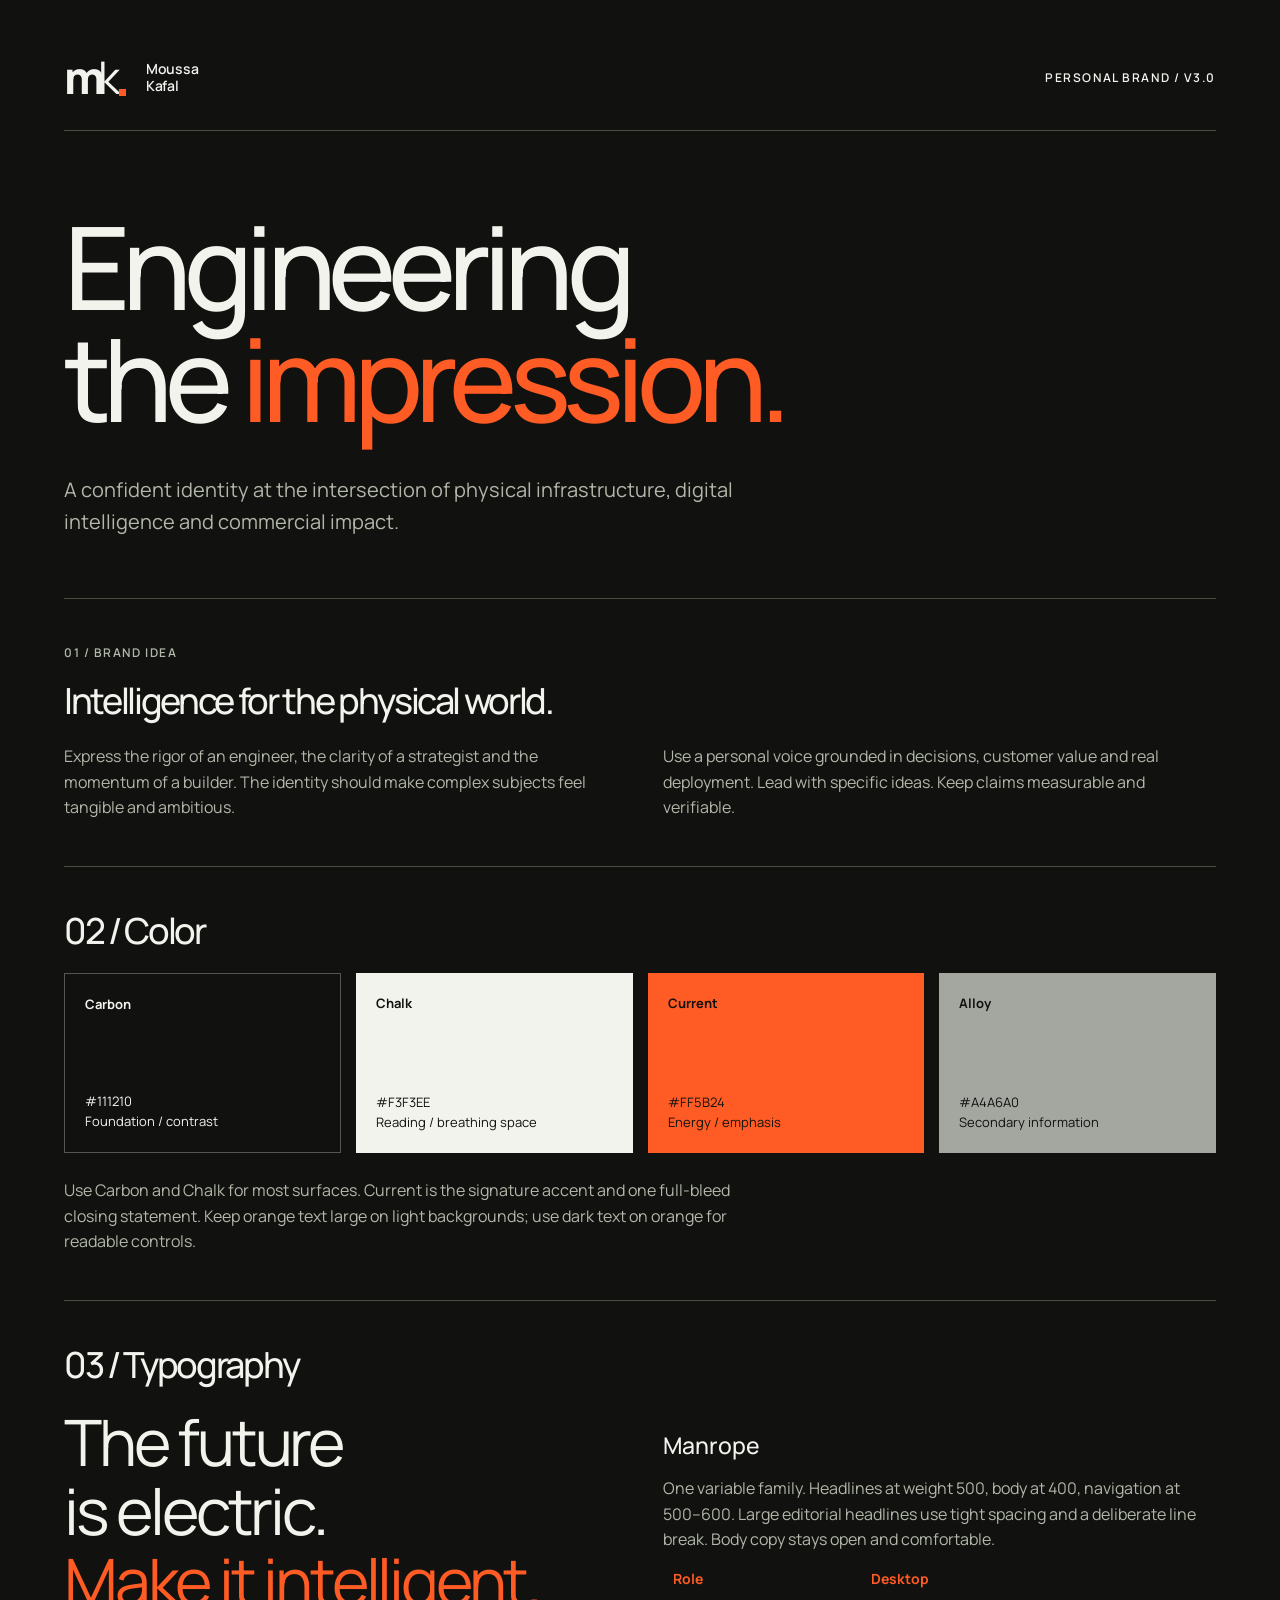
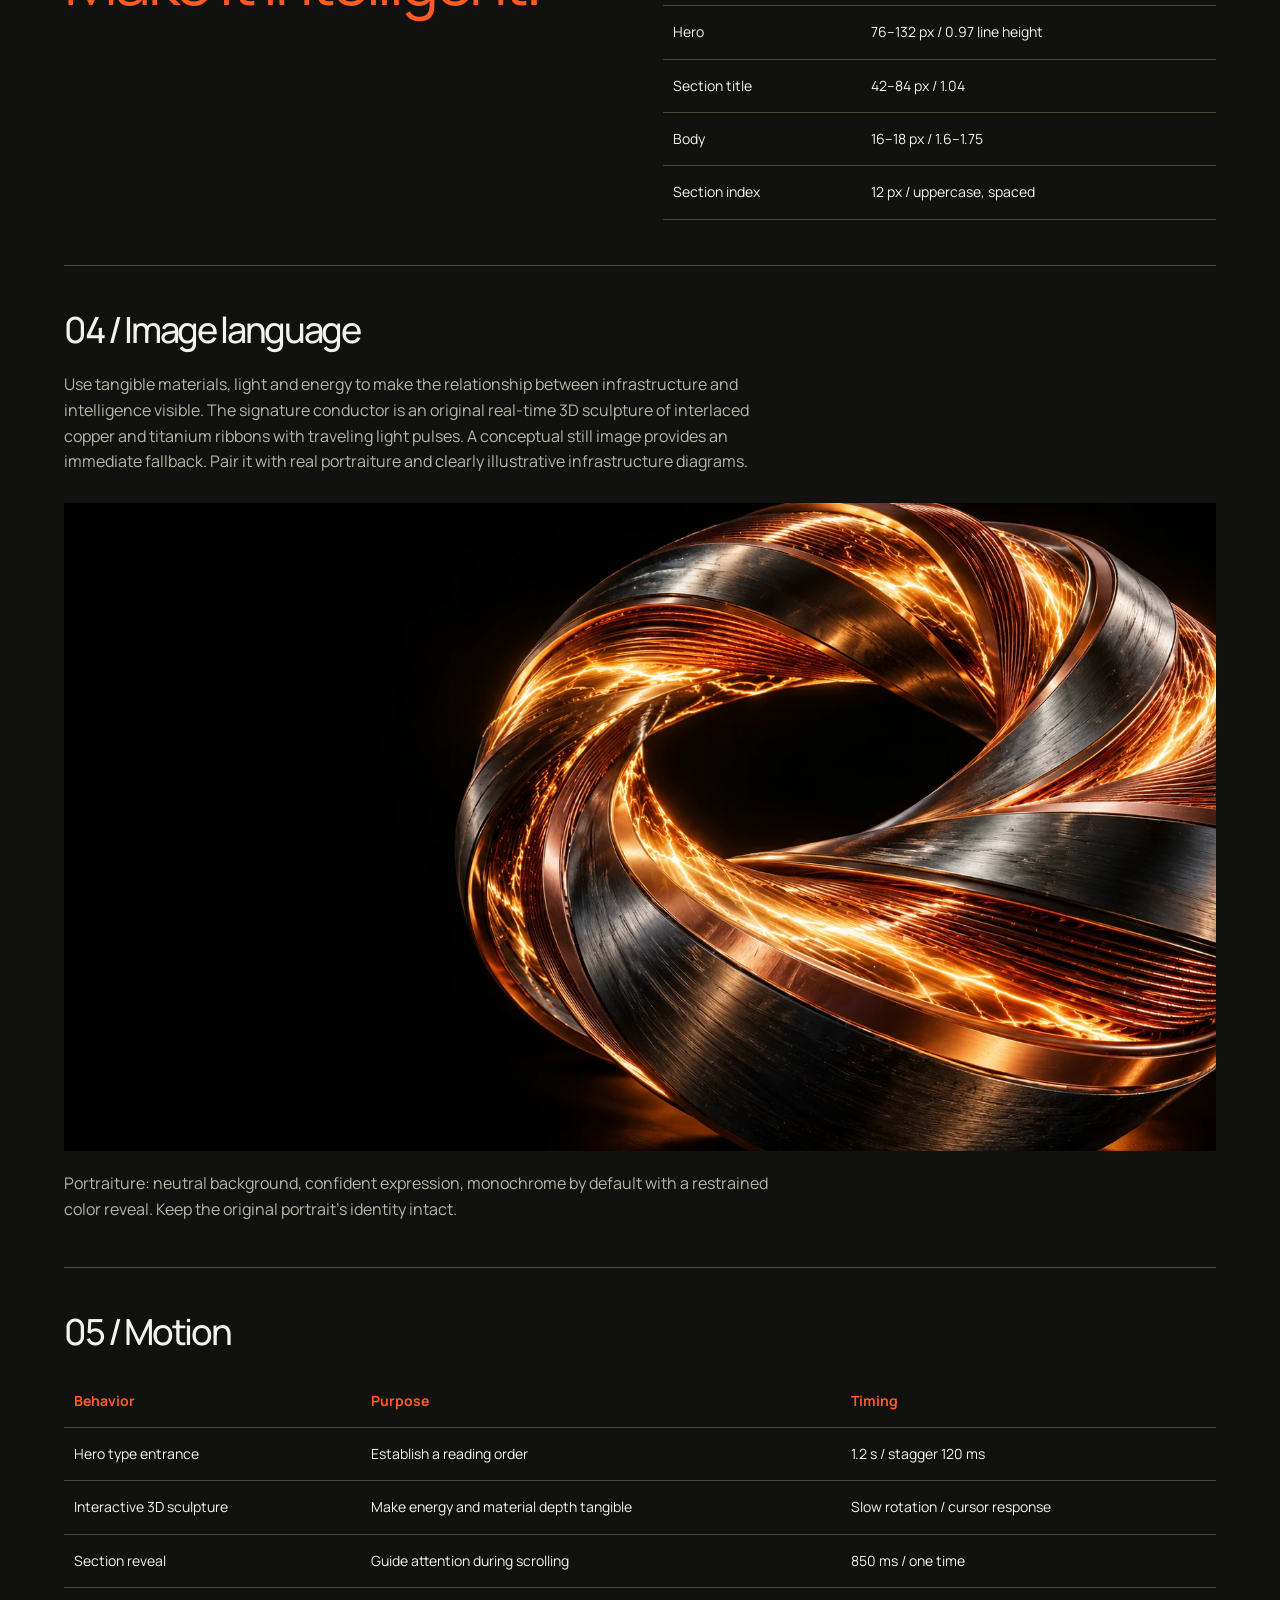
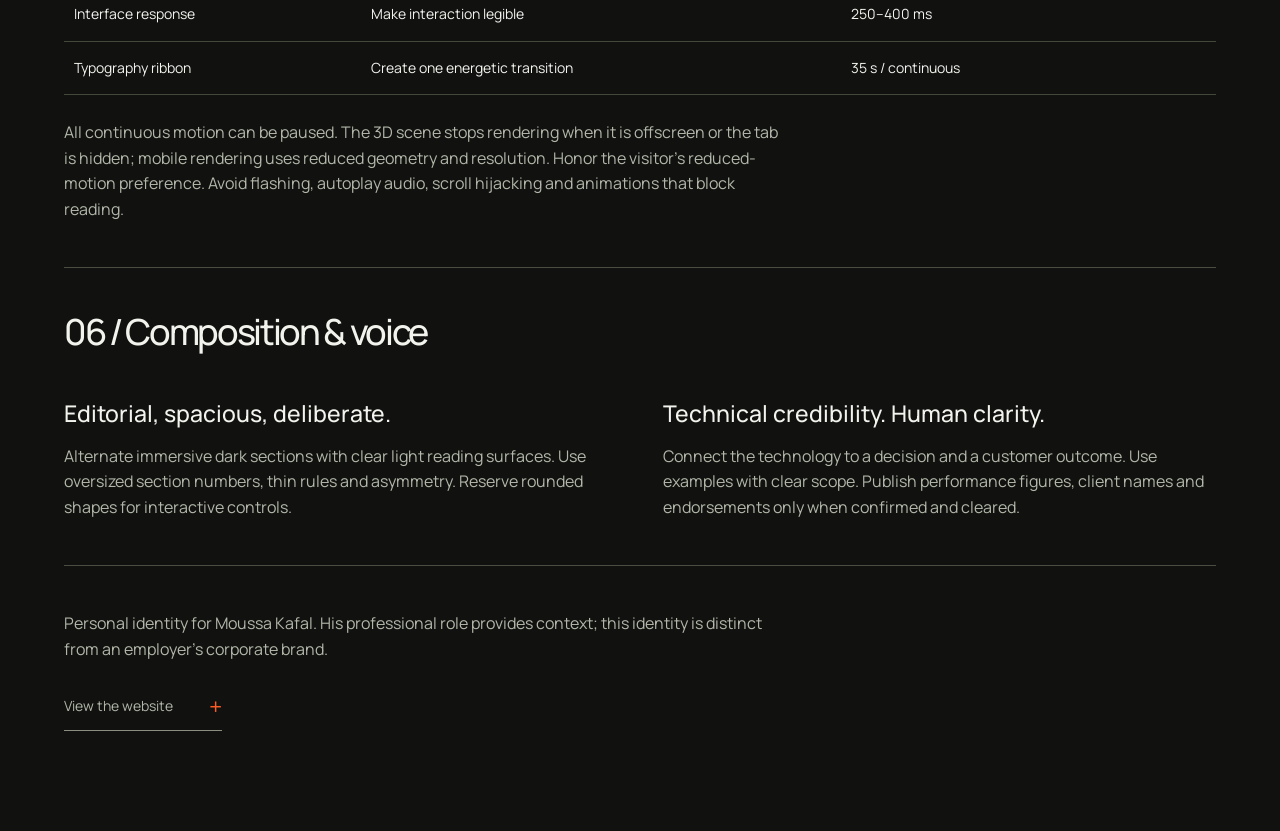
<file: brand-guide.html>
<!doctype html><html lang="en"><head><meta charset="utf-8"><meta name="viewport" content="width=device-width,initial-scale=1"><title>Moussa Kafal — Brand System</title><link rel="icon" href="assets/favicon.svg"><link rel="stylesheet" href="style.css"><style>.guide{max-width:1300px;margin:auto;padding:55px var(--pad)}.guide header{display:flex;justify-content:space-between;align-items:center;border-bottom:1px solid #494d42;padding-bottom:30px}.guide h1{font-size:clamp(60px,9vw,130px);margin:80px 0 40px}.guide h2{font-size:36px;margin-bottom:24px}.guide h3{font-size:23px;margin:20px 0 12px}.guide section{border-top:1px solid #494d42;padding:45px 0}.guide p{max-width:720px;color:#b2b7a9}.swatches{display:grid;grid-template-columns:repeat(4,1fr);gap:15px}.swatch{height:180px;display:flex;flex-direction:column;justify-content:space-between;padding:20px;font-size:13px}.guide-grid{display:grid;grid-template-columns:1fr 1fr;gap:45px}.guide .sample{font-size:clamp(32px,5vw,65px);line-height:1.08;letter-spacing:-.05em;color:var(--paper)}.guide table{border-collapse:collapse;width:100%;font-size:14px}.guide td,.guide th{border-bottom:1px solid #42483a;text-align:left;padding:15px 10px}.guide th{color:var(--orange)}.guide img{margin-top:28px;width:100%}.guide .intro{background:transparent;padding:0 0 60px}.guide .intro p{font-size:20px}@media(max-width:650px){.swatches{grid-template-columns:1fr 1fr}.guide-grid{grid-template-columns:1fr}.guide h1{margin-top:55px}.guide header{font-size:12px}.guide td,.guide th{font-size:12px;padding:12px 5px}}</style></head><body><main class="guide"><header><a class="brand" href="index.html"><span class="monogram">m<span>k</span><i></i></span><span class="brand-name">Moussa<br>Kafal</span></a><span class="eyebrow">PERSONAL BRAND / V3.0</span></header><div class="intro"><h1>Engineering<br>the <em>impression.</em></h1><p>A confident identity at the intersection of physical infrastructure, digital intelligence and commercial impact.</p></div><section><p class="eyebrow accent">01 / BRAND IDEA</p><h2 style="margin-top:20px">Intelligence for the physical world.</h2><div class="guide-grid"><p>Express the rigor of an engineer, the clarity of a strategist and the momentum of a builder. The identity should make complex subjects feel tangible and ambitious.</p><p>Use a personal voice grounded in decisions, customer value and real deployment. Lead with specific ideas. Keep claims measurable and verifiable.</p></div></section><section><h2>02 / Color</h2><div class="swatches"><div class="swatch" style="background:#111210;border:1px solid #555"><b>Carbon</b><span>#111210<br>Foundation / contrast</span></div><div class="swatch" style="background:#f3f3ee;color:#111210"><b>Chalk</b><span>#F3F3EE<br>Reading / breathing space</span></div><div class="swatch" style="background:#ff5b24;color:#111210"><b>Current</b><span>#FF5B24<br>Energy / emphasis</span></div><div class="swatch" style="background:#a4a6a0;color:#111210"><b>Alloy</b><span>#A4A6A0<br>Secondary information</span></div></div><p style="margin-top:25px">Use Carbon and Chalk for most surfaces. Current is the signature accent and one full-bleed closing statement. Keep orange text large on light backgrounds; use dark text on orange for readable controls.</p></section><section><h2>03 / Typography</h2><div class="guide-grid"><div><p class="sample">The future<br>is electric.<br><em>Make it intelligent.</em></p></div><div><h3>Manrope</h3><p>One variable family. Headlines at weight 500, body at 400, navigation at 500–600. Large editorial headlines use tight spacing and a deliberate line break. Body copy stays open and comfortable.</p><table><tr><th>Role</th><th>Desktop</th></tr><tr><td>Hero</td><td>76–132 px / 0.97 line height</td></tr><tr><td>Section title</td><td>42–84 px / 1.04</td></tr><tr><td>Body</td><td>16–18 px / 1.6–1.75</td></tr><tr><td>Section index</td><td>12 px / uppercase, spaced</td></tr></table></div></div></section><section><h2>04 / Image language</h2><p>Use tangible materials, light and energy to make the relationship between infrastructure and intelligence visible. The signature conductor is an original real-time 3D sculpture of interlaced copper and titanium ribbons with traveling light pulses. A conceptual still image provides an immediate fallback. Pair it with real portraiture and clearly illustrative infrastructure diagrams.</p><img src="assets/energy-sculpture.webp" alt="Signature titanium and copper conductor sculpture"><p style="margin-top:20px">Portraiture: neutral background, confident expression, monochrome by default with a restrained color reveal. Keep the original portrait’s identity intact.</p></section><section><h2>05 / Motion</h2><table><tr><th>Behavior</th><th>Purpose</th><th>Timing</th></tr><tr><td>Hero type entrance</td><td>Establish a reading order</td><td>1.2 s / stagger 120 ms</td></tr><tr><td>Interactive 3D sculpture</td><td>Make energy and material depth tangible</td><td>Slow rotation / cursor response</td></tr><tr><td>Section reveal</td><td>Guide attention during scrolling</td><td>850 ms / one time</td></tr><tr><td>Interface response</td><td>Make interaction legible</td><td>250–400 ms</td></tr><tr><td>Typography ribbon</td><td>Create one energetic transition</td><td>35 s / continuous</td></tr></table><p style="margin-top:25px">All continuous motion can be paused. The 3D scene stops rendering when it is offscreen or the tab is hidden; mobile rendering uses reduced geometry and resolution. Honor the visitor’s reduced-motion preference. Avoid flashing, autoplay audio, scroll hijacking and animations that block reading.</p></section><section><h2>06 / Composition & voice</h2><div class="guide-grid"><div><h3>Editorial, spacious, deliberate.</h3><p>Alternate immersive dark sections with clear light reading surfaces. Use oversized section numbers, thin rules and asymmetry. Reserve rounded shapes for interactive controls.</p></div><div><h3>Technical credibility. Human clarity.</h3><p>Connect the technology to a decision and a customer outcome. Use examples with clear scope. Publish performance figures, client names and endorsements only when confirmed and cleared.</p></div></div></section><section><p>Personal identity for Moussa Kafal. His professional role provides context; this identity is distinct from an employer’s corporate brand.</p><p style="margin-top:25px"><a href="index.html" class="text-link">View the website <span>+</span></a></p></section></main></body></html>
</file>
<file: style.css>
@font-face{font-family:Manrope;src:url('assets/manrope.woff2') format('woff2');font-style:normal;font-weight:200 800;font-display:swap}
:root{--ink:#111210;--paper:#f3f3ee;--orange:#ff5b24;--gray:#a4a6a0;--line:rgba(255,255,255,.18);--pad:clamp(24px,5vw,88px);--font:Manrope,Arial,Helvetica,sans-serif}
*{box-sizing:border-box}html{scroll-behavior:smooth;scroll-padding-top:88px}body{margin:0;background:var(--ink);color:var(--paper);font-family:var(--font);font-size:16px;line-height:1.6;-webkit-font-smoothing:antialiased}::selection{background:var(--orange);color:var(--ink)}a{color:inherit;text-decoration:none}button{font:inherit;color:inherit;cursor:pointer}button,a,summary{-webkit-tap-highlight-color:transparent}button{border:0}button:focus-visible,a:focus-visible,summary:focus-visible{outline:3px solid var(--orange);outline-offset:7px}img{display:block;max-width:100%}h1,h2,h3,h4,p{margin:0}h1,h2,h3{font-weight:500}h2{font-size:clamp(42px,5.3vw,84px);line-height:1.04;letter-spacing:-.065em}em{font-style:normal;color:var(--orange)}.accent{color:var(--orange)}.eyebrow,.section-label{font-size:12px;font-weight:600;letter-spacing:.13em;line-height:1.5}.section-label{display:flex;align-items:center;justify-content:space-between;gap:20px;margin-bottom:74px}.section-label>span:first-child{display:flex;align-items:center;gap:12px}.section-label>span:first-child:before{content:'';width:6px;height:6px;background:var(--orange)}.section-label>span:last-child{opacity:.6}.section-light{color:var(--ink);background:var(--paper)}.section-dark{color:var(--paper);background:var(--ink)}.skip{position:fixed;left:16px;top:-100px;z-index:100;background:var(--orange);padding:12px;color:#000}.skip:focus{top:12px}.scroll-progress{position:fixed;left:0;top:0;width:0;height:3px;background:var(--orange);z-index:101}.header{height:100px;padding:0 var(--pad);display:flex;justify-content:space-between;align-items:center;position:absolute;top:0;left:0;right:0;z-index:30;border-bottom:1px solid rgba(255,255,255,.12)}.brand{display:flex;gap:20px;align-items:center;line-height:1}.monogram{font-size:45px;letter-spacing:-7px;font-weight:800;position:relative;display:inline-flex;padding-right:13px}.monogram span{font-weight:400}.monogram i{height:7px;width:7px;position:absolute;right:0;bottom:4px;background:var(--orange)}.brand-name{font-size:14px;line-height:1.2;font-weight:600;letter-spacing:-.02em}.desktop-nav{display:flex;gap:32px;font-size:14px}.desktop-nav a{position:relative}.desktop-nav a:after{content:'';position:absolute;bottom:-8px;left:0;width:0;height:1px;background:var(--orange);transition:width .3s}.desktop-nav a:hover:after{width:100%}.header-actions{display:flex;gap:20px;align-items:center}.small-cta{border:1px solid rgba(255,255,255,.4);border-radius:40px;padding:11px 24px;font-size:14px;transition:.25s}.small-cta:hover{background:var(--paper);color:var(--ink)}.menu-toggle{display:none;background:transparent;padding:12px}.menu-toggle span{width:24px;height:1px;background:var(--paper);display:block;margin:6px 0}.mobile-nav{display:none}.hero{min-height:880px;height:max(880px,100svh);position:relative;isolation:isolate;overflow:hidden;background:#080908;padding:158px var(--pad) 110px}.hero-art{position:absolute;inset:0;z-index:-2;overflow:hidden}.hero-art img{position:absolute;right:-13%;top:10%;height:90%;width:110%;max-width:none;object-fit:cover;object-position:65% center;animation:sculpture-drift 14s ease-in-out infinite alternate;will-change:transform}.art-shade{position:absolute;inset:0;background:linear-gradient(90deg,rgba(8,9,8,.85),rgba(8,9,8,.12) 50%,rgba(8,9,8,0)),linear-gradient(0deg,#080908,transparent 18%,transparent 84%,rgba(8,9,8,.4))}.hero-content{max-width:820px}.hero .eyebrow{margin-bottom:27px;letter-spacing:.15em}.tiny-cross{font-size:20px;vertical-align:-1px;margin-right:12px;color:var(--orange)}h1{font-size:clamp(76px,7.9vw,132px);letter-spacing:-.068em;line-height:.97;font-weight:500}.hero-line{display:block;animation:rise-in 1.2s cubic-bezier(.16,1,.3,1) both}.hero-line:nth-child(2){animation-delay:.12s}.hero-line:nth-child(3){animation-delay:.24s}.hero-line:nth-child(4){animation-delay:.36s}.hero-enter{animation:rise-in 1.1s .3s cubic-bezier(.16,1,.3,1) both}.hero-bottom-copy{margin-top:30px;display:flex;gap:30px;align-items:center;max-width:650px}.hero-bottom-copy p{color:#c2c4bd;font-size:15px;line-height:1.6;max-width:345px}.button{display:inline-flex;align-items:center;justify-content:space-between;gap:26px;border-radius:60px;white-space:nowrap;padding:15px 20px 15px 26px;font-size:14px;font-weight:600;transition:background .25s,transform .25s}.button-light{background:var(--paper);color:var(--ink)}.button-light:hover{background:var(--orange);transform:translateY(-3px)}.button-plus{font-size:25px;line-height:1;font-weight:400}.hero-caption{position:absolute;right:var(--pad);bottom:170px;display:flex;flex-direction:column;gap:6px;font-size:10px;letter-spacing:.15em;border-left:1px solid var(--orange);padding-left:16px;color:#bbbdb5}.hero-footer{position:absolute;bottom:30px;left:var(--pad);right:var(--pad);border-top:1px solid var(--line);padding-top:24px;display:flex;justify-content:space-between;align-items:center;font-size:12px;color:#c9cac5}.scroll-cue{display:flex;align-items:center;gap:15px}.scroll-line{height:29px;width:1px;background:#555;position:relative;overflow:hidden}.scroll-line:after{content:'';height:14px;width:1px;background:var(--orange);position:absolute;animation:scroll-mark 1.6s infinite}.intro{padding:64px var(--pad) 90px}.intro-heading{display:grid;grid-template-columns:1.55fr 1fr;gap:7%;align-items:end}.intro-heading h2{font-size:clamp(42px,5.4vw,86px)}.intro-heading em{color:var(--orange)}.intro-copy{max-width:355px;line-height:1.7;font-size:17px;padding-bottom:5px}.intro-copy .subtle{font-size:14px;margin-top:22px;color:#6d7068}.discipline-row{display:grid;grid-template-columns:repeat(3,1fr);margin-top:84px}.discipline-row>div{padding:26px 30px 0 0;border-top:1px solid #bcbeb5}.discipline-row>div+div{padding-left:36px;border-left:1px solid #bcbeb5}.discipline-num{font-size:clamp(58px,7vw,104px);font-weight:400;letter-spacing:-.075em;line-height:1;color:var(--orange);display:block;margin-bottom:28px}.discipline-row h3{font-size:28px;line-height:1.15;letter-spacing:-.04em}.discipline-row p{font-size:14px;line-height:1.6;color:#64675f;margin-top:15px}.convergence{background:#e7e8e0;color:var(--ink);padding:55px var(--pad) 82px}.convergence .section-label{margin-bottom:56px}.convergence-grid{display:grid;grid-template-columns:1fr 1.25fr;gap:8%;align-items:center}.convergence-copy h2{margin:24px 0 38px;font-size:clamp(46px,5.3vw,78px)}.convergence-copy em{color:#787b70}.thesis-tabs{display:grid;max-width:390px}.thesis-tabs button{background:transparent;text-align:left;display:flex;gap:24px;padding:20px 0;border-bottom:1px solid #b9bcb1;font-size:17px;color:#71756b;transition:color .3s,padding .3s}.thesis-tabs button span{font-size:12px;padding-top:4px}.thesis-tabs button[aria-selected=true]{color:var(--ink);border-bottom-color:var(--orange);padding-left:12px}.thesis-tabs button[aria-selected=true] span{color:#d53e0e}.thesis-image{position:relative;background:#e6e4dc;overflow:hidden;aspect-ratio:1.45}.thesis-image img{width:100%;height:100%;object-fit:cover;mix-blend-mode:multiply;transition:opacity .2s,transform .8s}.thesis-image:hover img{transform:scale(1.04)}.image-index{position:absolute;bottom:18px;right:20px;font-size:12px;color:#52564b}.thesis-text{margin-top:24px;padding-right:15%}.thesis-text h3{font-size:24px;letter-spacing:-.035em;line-height:1.2;margin-bottom:12px}.thesis-text p{font-size:15px;line-height:1.65;color:#63675c}.expertise{padding:70px var(--pad) 110px}.expertise-layout{display:grid;grid-template-columns:1fr 1.25fr;gap:8%}.expertise-heading h2{font-size:clamp(46px,5vw,78px)}.expertise-heading p{margin-top:30px;color:var(--gray);font-size:15px}.expertise-list details{border-top:1px solid var(--line)}.expertise-list details:last-child{border-bottom:1px solid var(--line)}summary{list-style:none;cursor:pointer}summary::-webkit-details-marker{display:none}.expertise-list summary{display:flex;align-items:center;gap:20px;padding:25px 0}.expertise-list summary>span{font-size:12px;color:#85897e}.expertise-list h3{font-size:20px;letter-spacing:-.035em;line-height:1.3;flex:1}.expertise-list b{font-size:24px;font-weight:400;transition:transform .3s}.expertise-list details[open] b{transform:rotate(45deg);color:var(--orange)}.expertise-list details[open] h3{color:var(--orange)}.detail-copy{padding:0 0 27px 35px;animation:content-in .4s}.detail-copy p{color:#b0b4a9;font-size:15px;line-height:1.7;max-width:470px}.tags{display:flex;gap:8px;flex-wrap:wrap;margin-top:20px}.tags span{border:1px solid #42463b;padding:5px 10px;border-radius:20px;font-size:12px;color:#b9bcb1}.signal-graphic{height:80px;display:flex;align-items:center;gap:7px;margin-top:45px}.signal-graphic span{height:10px;width:3px;background:var(--orange);animation:signal 2s infinite ease-in-out}.signal-graphic span:nth-child(3n+1){animation-delay:.2s;height:45px}.signal-graphic span:nth-child(3n+2){animation-delay:.5s;height:25px}.signal-graphic span:nth-child(4n){animation-delay:.8s;height:68px}.ticker{overflow:hidden;background:var(--orange);color:var(--ink);padding:23px 0}.ticker-track{display:flex;gap:36px;width:max-content;align-items:center;animation:marquee 35s linear infinite}.ticker span{font-size:clamp(36px,5vw,72px);letter-spacing:-.055em;font-weight:500;line-height:1}.ticker i{font-size:40px;font-style:normal;font-weight:300}.work{padding:70px var(--pad) 95px}.work-heading{display:flex;align-items:end;gap:10%;justify-content:space-between;margin-bottom:64px}.work-heading p{font-size:16px;max-width:320px;color:#62675a;line-height:1.7}.work-list{border-bottom:1px solid #b6baaf}.work-item{border-top:1px solid #b6baaf;padding:30px 0}.work-item summary{display:grid;grid-template-columns:70px 1fr 56px;gap:24px;align-items:center}.work-num{font-size:28px;letter-spacing:-.05em;color:#808576}.work-item h3{font-size:clamp(25px,3.1vw,44px);line-height:1.2;letter-spacing:-.05em;margin-top:12px}.work-item .eyebrow{color:#666c5c;font-size:10px}.work-toggle{border:1px solid #909784;border-radius:50%;height:48px;width:48px;display:grid;place-items:center;font-size:25px;font-weight:300;transition:transform .3s,background .3s}.work-item[open] .work-toggle{transform:rotate(45deg);background:var(--orange);border-color:var(--orange)}.work-item[open] .work-num{color:#d84512}.work-body{display:grid;grid-template-columns:1fr 1fr;gap:12%;padding:30px 80px 15px 94px;animation:content-in .4s}.work-statement{font-size:24px;line-height:1.45;letter-spacing:-.025em}.work-body h4{font-size:10px;letter-spacing:.12em;font-weight:600;margin-bottom:8px}.work-body div p{font-size:14px;color:#63695b;margin-bottom:24px}.about{padding:65px var(--pad) 100px}.about-grid{display:grid;grid-template-columns:1fr 1.1fr;gap:10%;align-items:center}.portrait{position:relative;overflow:hidden;background:#44473f;aspect-ratio:.78}.portrait img{height:100%;width:100%;object-fit:cover;object-position:center 36%;filter:grayscale(1);transition:filter 1s,transform 1.5s}.portrait:hover img{filter:grayscale(0);transform:scale(1.025)}.portrait:after{content:'';position:absolute;inset:0;background:linear-gradient(0deg,rgba(0,0,0,.7),transparent 25%);pointer-events:none}.portrait-mark{position:absolute;top:20px;left:24px;font-size:75px;letter-spacing:-.09em;color:var(--paper);font-weight:700;line-height:1;mix-blend-mode:overlay}.portrait-caption{position:absolute;bottom:25px;left:25px;right:25px;display:flex;justify-content:space-between;font-size:10px;letter-spacing:.1em;z-index:1}.about-copy h2{font-size:clamp(48px,5.5vw,80px);margin:20px 0 28px}.about-copy>p{color:#a9aea1;font-size:15px;line-height:1.75;margin-top:18px}.about-copy>p.eyebrow{color:var(--orange);font-size:11px}.about-copy>p.lead{font-size:21px;color:var(--paper);letter-spacing:-.025em;line-height:1.45}.credentials{display:flex;border-top:1px solid var(--line);gap:42px;margin:34px 0 24px;padding-top:22px}.credentials strong{font-size:19px;display:block;font-weight:500;letter-spacing:-.025em}.credentials span{display:block;font-size:12px;color:var(--gray);margin-top:4px}.text-link{display:inline-flex;align-items:center;gap:36px;border-bottom:1px solid #8a8f7f;padding-bottom:6px;font-size:14px}.text-link span{font-size:23px;color:var(--orange)}.insights{padding:64px var(--pad) 90px}.insights-head{display:flex;justify-content:space-between;align-items:end;margin-bottom:48px}.insights-head p{max-width:320px;font-size:16px;color:#656b5a}.insight-grid{display:grid;grid-template-columns:repeat(3,1fr);gap:20px}.insight-card{background:transparent;text-align:left;border:1px solid #b9bfb0;padding:26px;display:flex;flex-direction:column;transition:background .35s,transform .35s;color:var(--ink);min-height:400px}.insight-card:hover{background:#e3e7da;transform:translateY(-6px)}.insight-card .eyebrow{font-size:10px}.insight-figure{height:155px;display:flex;align-items:center;justify-content:center;font-size:95px;letter-spacing:-.06em;font-weight:300;color:#566049;line-height:1}.insight-figure i{font-style:normal;color:var(--orange);font-weight:300;font-size:82px;padding:0 12px;transition:transform .8s}.insight-card:hover .insight-figure i{transform:rotate(90deg)}.figure-line{height:1px;width:72px;background:var(--orange);margin:16px 14px 0}.insight-card h3{font-size:24px;line-height:1.25;letter-spacing:-.04em;max-width:290px;margin:15px 0 28px}.read-label{margin-top:auto;display:flex;justify-content:space-between;align-items:center;border-top:1px solid #c0c7b5;padding-top:16px;font-size:12px}.read-label b{font-size:22px;font-weight:400}.contact{background:var(--orange);color:var(--ink);padding:58px var(--pad) 35px;overflow:hidden}.contact .section-label>span:first-child:before{background:var(--ink)}.contact h2{font-size:clamp(100px,17vw,260px);line-height:.84;letter-spacing:-.085em;margin:30px 0 50px}.contact h2 em{color:var(--paper);padding-left:18vw}.contact-lower{display:flex;justify-content:space-between;align-items:center;gap:40px;margin-bottom:55px}.contact-lower p{max-width:450px;font-size:17px;line-height:1.6}.contact-button{display:flex;align-items:center;justify-content:space-between;gap:55px;padding:22px 28px;border:1px solid rgba(17,18,16,.6);border-radius:50px;font-size:18px;transition:.3s;white-space:nowrap}.contact-button span{font-size:32px;line-height:1;font-weight:300}.contact-button:hover{background:var(--ink);color:var(--paper)}.contact-links{display:flex;justify-content:space-between;border-top:1px solid rgba(17,18,16,.35);padding-top:24px;gap:20px;font-size:14px}.contact-links>div{display:flex;gap:28px;align-items:center}.contact-links button{padding:0;background:transparent;font-size:14px}.contact-links a:hover,.contact-links button:hover{text-decoration:underline}footer{display:flex;justify-content:space-between;align-items:center;gap:30px;padding:40px var(--pad);font-size:11px;color:#b6bcac}footer .brand{color:var(--paper)}.footer-tagline{font-size:12px;line-height:1.5}footer>div{display:flex;flex-direction:column;gap:5px}.footer-tools{align-items:flex-end}.footer-tools button{padding:0;background:transparent;font-size:11px;color:inherit}.footer-tools button:hover{color:var(--orange)}dialog{background:var(--paper);color:var(--ink);border:0;padding:60px;width:min(750px,calc(100% - 32px));max-height:85svh;overflow:auto}dialog::backdrop{background:rgba(0,0,0,.78);backdrop-filter:blur(10px)}.dialog-close{position:absolute;right:20px;top:12px;background:transparent;font-size:36px;line-height:1}.dialog-close:hover{color:var(--orange)}dialog .eyebrow{color:#bd3a0b;margin-bottom:28px}dialog h2{font-size:44px;line-height:1.08;margin-bottom:30px}#essay-body p{margin:18px 0;color:#53584b;font-size:16px}#essay-body h3{font-size:20px;letter-spacing:-.035em;margin-top:30px}.essay-signature{border-top:1px solid #b6beaa;margin-top:35px;padding-top:20px;font-size:12px}.cookie-banner{position:fixed;bottom:18px;left:18px;z-index:70;max-width:400px;padding:24px;background:var(--paper);color:var(--ink);box-shadow:0 10px 50px #0006}.cookie-banner p{font-size:13px;line-height:1.55}.cookie-banner>div{display:flex;gap:20px;margin-top:16px}.cookie-banner button{font-size:13px;padding:8px 13px;background:#dce0d3}.cookie-banner button:last-child{background:var(--ink);color:var(--paper)}.toast{position:fixed;bottom:24px;left:50%;transform:translate(-50%,20px);background:var(--paper);color:var(--ink);border:1px solid #bbb;padding:12px 24px;font-size:14px;z-index:100;opacity:0;pointer-events:none;transition:.3s}.toast.visible{opacity:1;transform:translate(-50%,0)}.reveal{opacity:1}.js-motion .reveal{opacity:0;transform:translateY(30px);transition:opacity .85s,transform .85s cubic-bezier(.2,.7,.2,1)}.js-motion .reveal.visible{opacity:1;transform:translateY(0)}.motion-paused *,.motion-paused *:before,.motion-paused *:after{animation-play-state:paused!important}.motion-paused{scroll-behavior:auto}.motion-paused .reveal{opacity:1;transform:none}.motion-paused .hero-line,.motion-paused .hero-enter{opacity:1;transform:none}
@keyframes rise-in{from{opacity:0;transform:translateY(45px)}to{opacity:1;transform:translateY(0)}}@keyframes content-in{from{opacity:0;transform:translateY(8px)}to{opacity:1;transform:translateY(0)}}@keyframes sculpture-drift{from{transform:scale(1) rotate(-1deg)}to{transform:scale(1.065) rotate(1deg)}}@keyframes scroll-mark{from{transform:translateY(-16px)}to{transform:translateY(32px)}}@keyframes signal{0%,100%{transform:scaleY(.55)}50%{transform:scaleY(1)}}@keyframes marquee{to{transform:translateX(-50%)}}
@media(min-width:1700px){.hero{height:1050px}.hero-content{max-width:920px}.hero-art img{right:-5%;top:6%}.hero-caption{bottom:190px}}
@media(max-width:1100px){.desktop-nav{gap:20px}.hero{min-height:850px;height:100svh}.hero-art img{right:-28%;height:83%;top:14%;width:135%}.hero-caption{display:none}.hero-bottom-copy{align-items:flex-start;flex-direction:column;gap:22px}.hero h1{font-size:clamp(78px,9vw,104px)}.hero-location{display:none}.intro-heading{grid-template-columns:1.6fr 1fr;gap:5%}.intro-copy{font-size:15px}.expertise-layout{gap:5%}.expertise-list h3{font-size:18px}.convergence-grid{gap:5%}.work-body{padding-right:20px;gap:7%}.about-grid{gap:7%}.insight-card{padding:20px}.insight-card h3{font-size:22px}.credentials{gap:25px}}
@media(max-width:760px){html{scroll-padding-top:25px}.header{height:82px}.desktop-nav{display:none}.small-cta{padding:9px 18px;font-size:12px}.menu-toggle{display:block}.header-actions{gap:6px}.monogram{font-size:39px}.brand{gap:16px}.brand-name{font-size:12px}.mobile-nav{position:fixed;inset:82px 0 auto;background:var(--ink);padding:30px var(--pad) 45px;z-index:29;display:flex;flex-direction:column;gap:16px;font-size:28px;line-height:1.5;transform:translateY(-150%);transition:transform .4s;border-bottom:1px solid #444}.menu-open .mobile-nav{transform:translateY(0)}.menu-open .header{position:fixed;background:var(--ink)}.hero{padding-top:134px;min-height:930px;height:auto;padding-bottom:165px}.hero .eyebrow{font-size:10px;max-width:260px;margin-bottom:30px}.hero h1{font-size:clamp(61px,12.3vw,90px);line-height:.99;letter-spacing:-.065em}.hero-art img{width:185%;height:65%;right:-57%;top:22%;object-position:80% center;opacity:.75}.art-shade{background:linear-gradient(90deg,rgba(8,9,8,.5),transparent),linear-gradient(0deg,#080908,transparent 40%,rgba(8,9,8,.15))}.hero-bottom-copy{margin-top:38px;gap:26px;max-width:300px}.hero-bottom-copy p{font-size:15px}.hero-footer{bottom:26px;align-items:flex-start;gap:18px;flex-direction:column;font-size:11px;padding-top:20px}.scroll-cue{gap:10px}.scroll-line{height:20px}.section-label{margin-bottom:44px;font-size:10px}.section-label>span:last-child{display:none}.intro{padding-top:44px;padding-bottom:58px}.intro-heading{display:block}.intro-heading h2{font-size:clamp(38px,7.2vw,58px);letter-spacing:-.06em}.intro-copy{margin-top:30px;max-width:100%;font-size:16px}.intro-copy .subtle{margin-top:12px}.discipline-row{margin-top:46px;gap:0}.discipline-row>div{padding-right:12px}.discipline-row>div+div{padding-left:14px}.discipline-num{font-size:54px;margin-bottom:20px}.discipline-row h3{font-size:19px}.discipline-row p{font-size:12px;line-height:1.55}.convergence{padding-top:40px;padding-bottom:50px}.convergence-grid{display:block}.convergence-copy h2{font-size:50px;margin:20px 0 25px}.convergence-copy .eyebrow{font-size:10px}.thesis-tabs{grid-template-columns:repeat(3,1fr);max-width:none;gap:12px;margin-bottom:30px}.thesis-tabs button{font-size:12px;flex-direction:column;gap:8px;padding:12px 0;line-height:1.4}.thesis-tabs button[aria-selected=true]{padding-left:0}.thesis-tabs button span{font-size:11px}.thesis-text{padding-right:0}.thesis-text h3{font-size:22px}.thesis-text p{font-size:14px}.expertise{padding-top:44px;padding-bottom:65px}.expertise-layout{display:block}.expertise-heading h2{font-size:51px}.expertise-heading p{margin-top:24px;font-size:14px}.signal-graphic{height:65px;margin:22px 0 32px}.expertise-list summary{padding:22px 0;gap:16px}.expertise-list h3{font-size:18px}.detail-copy{padding-left:30px}.detail-copy p{font-size:14px}.ticker{padding:20px 0}.ticker-track{gap:26px}.ticker i{font-size:26px}.work{padding-top:44px;padding-bottom:60px}.work-heading{display:block;margin-bottom:35px}.work-heading h2{font-size:45px}.work-heading p{margin-top:25px;font-size:15px}.work-item{padding:24px 0}.work-item summary{grid-template-columns:25px 1fr 34px;gap:14px}.work-num{font-size:20px}.work-item .eyebrow{font-size:8px;line-height:1.5;letter-spacing:.08em}.work-item h3{font-size:25px;margin-top:8px}.work-toggle{height:32px;width:32px;font-size:20px}.work-body{display:block;padding:26px 0 0 39px}.work-statement{font-size:20px;line-height:1.4;margin-bottom:25px}.work-body div p{font-size:14px}.about{padding-top:44px;padding-bottom:60px}.about-grid{display:flex;flex-direction:column;gap:35px;align-items:stretch}.portrait{aspect-ratio:1;width:100%}.portrait img{object-position:center 37%}.about-copy h2{font-size:56px}.about-copy>p{font-size:15px}.about-copy>p.lead{font-size:21px}.credentials{gap:36px}.insights{padding-top:44px;padding-bottom:60px}.insights-head{display:block}.insights-head h2{font-size:51px}.insights-head p{margin-top:25px;font-size:15px}.insight-grid{grid-template-columns:1fr}.insight-card{padding:24px;min-height:350px}.insight-figure{height:130px}.insight-card h3{font-size:27px;max-width:none}.insight-card .eyebrow{font-size:11px}.read-label{font-size:13px}.contact{padding-top:40px}.contact h2{font-size:clamp(110px,23vw,175px);margin:50px 0 40px}.contact h2 em{padding-left:10vw}.contact-lower{flex-direction:column;align-items:stretch;gap:26px;margin-bottom:40px}.contact-lower p{font-size:16px}.contact-button{padding:18px 22px;font-size:16px}.contact-links{flex-direction:column;gap:22px}.contact-links>div{gap:22px;font-size:13px}.contact-links button{font-size:13px}footer{align-items:flex-start;flex-wrap:wrap;padding:35px var(--pad);gap:32px}footer .brand{width:100%}.footer-tools{margin-left:auto}dialog{padding:48px 25px 30px}dialog h2{font-size:34px}#essay-body p{font-size:15px}.cookie-banner{max-width:calc(100% - 32px);bottom:16px;left:16px}.js-motion .reveal{transform:translateY(20px)}}
#quick-nav nav{display:grid;gap:0}#quick-nav nav a{padding:16px 0;border-bottom:1px solid #b5bba9;font-size:20px}#quick-nav nav a:hover{color:#b7380d}
.motion-paused .hero-line,.motion-paused .hero-enter{animation:none!important;opacity:1;transform:none}
@media(prefers-reduced-motion:reduce){html{scroll-behavior:auto}*,*:before,*:after{animation:none!important;transition:none!important}.js-motion .reveal{opacity:1;transform:none}.hero-line,.hero-enter{opacity:1;transform:none}}
</file>
